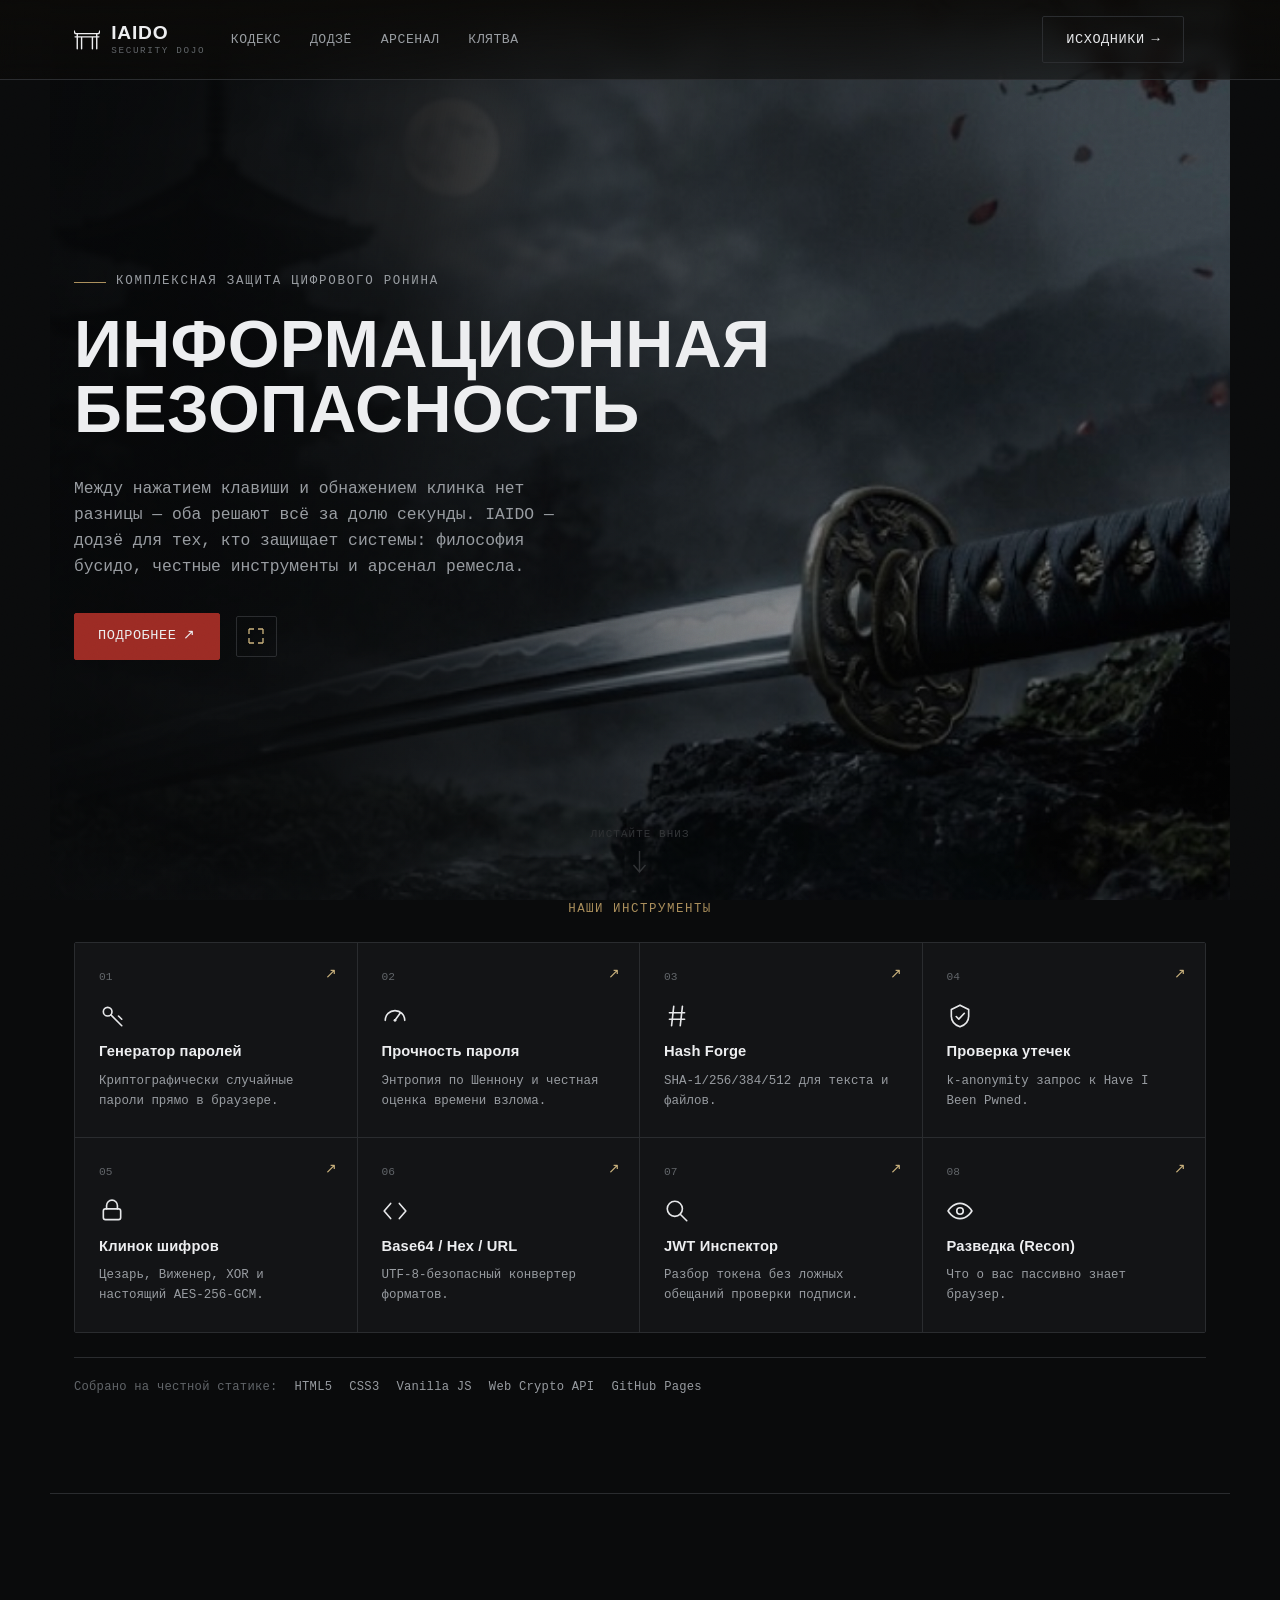
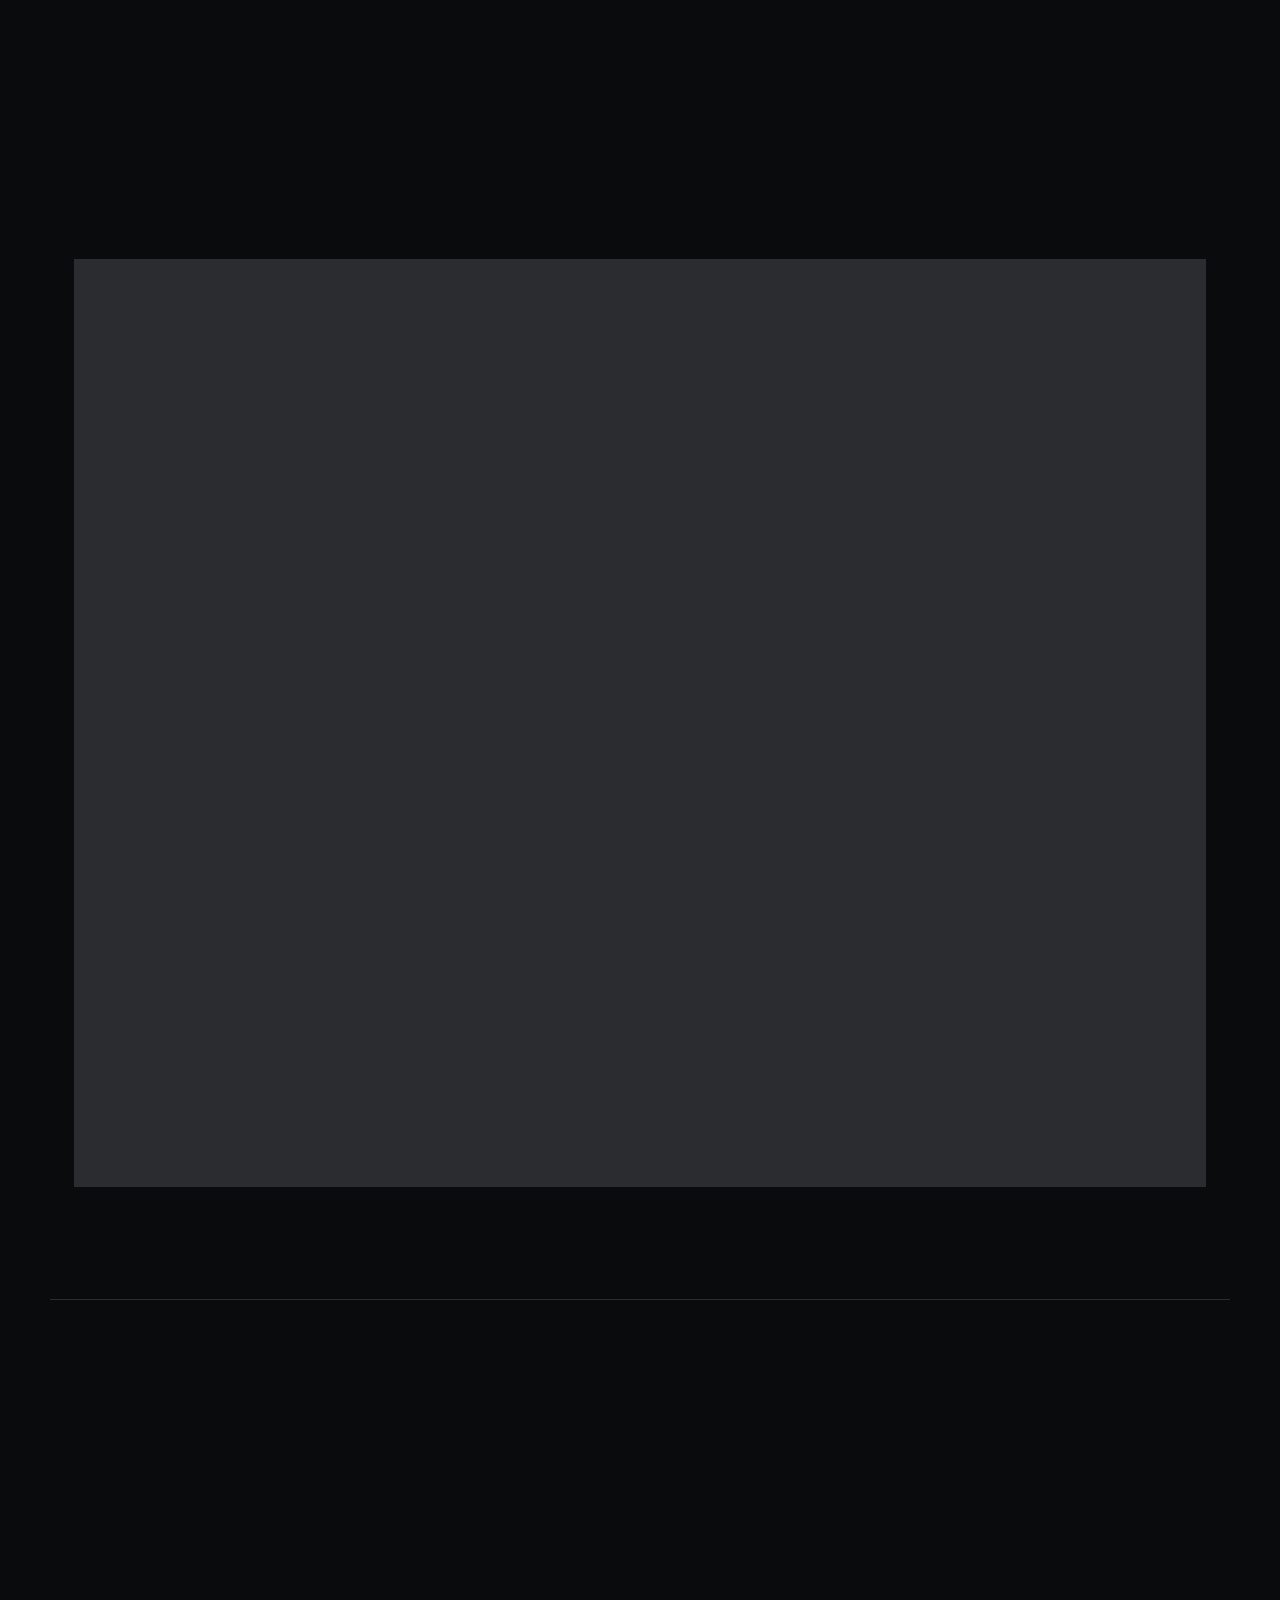
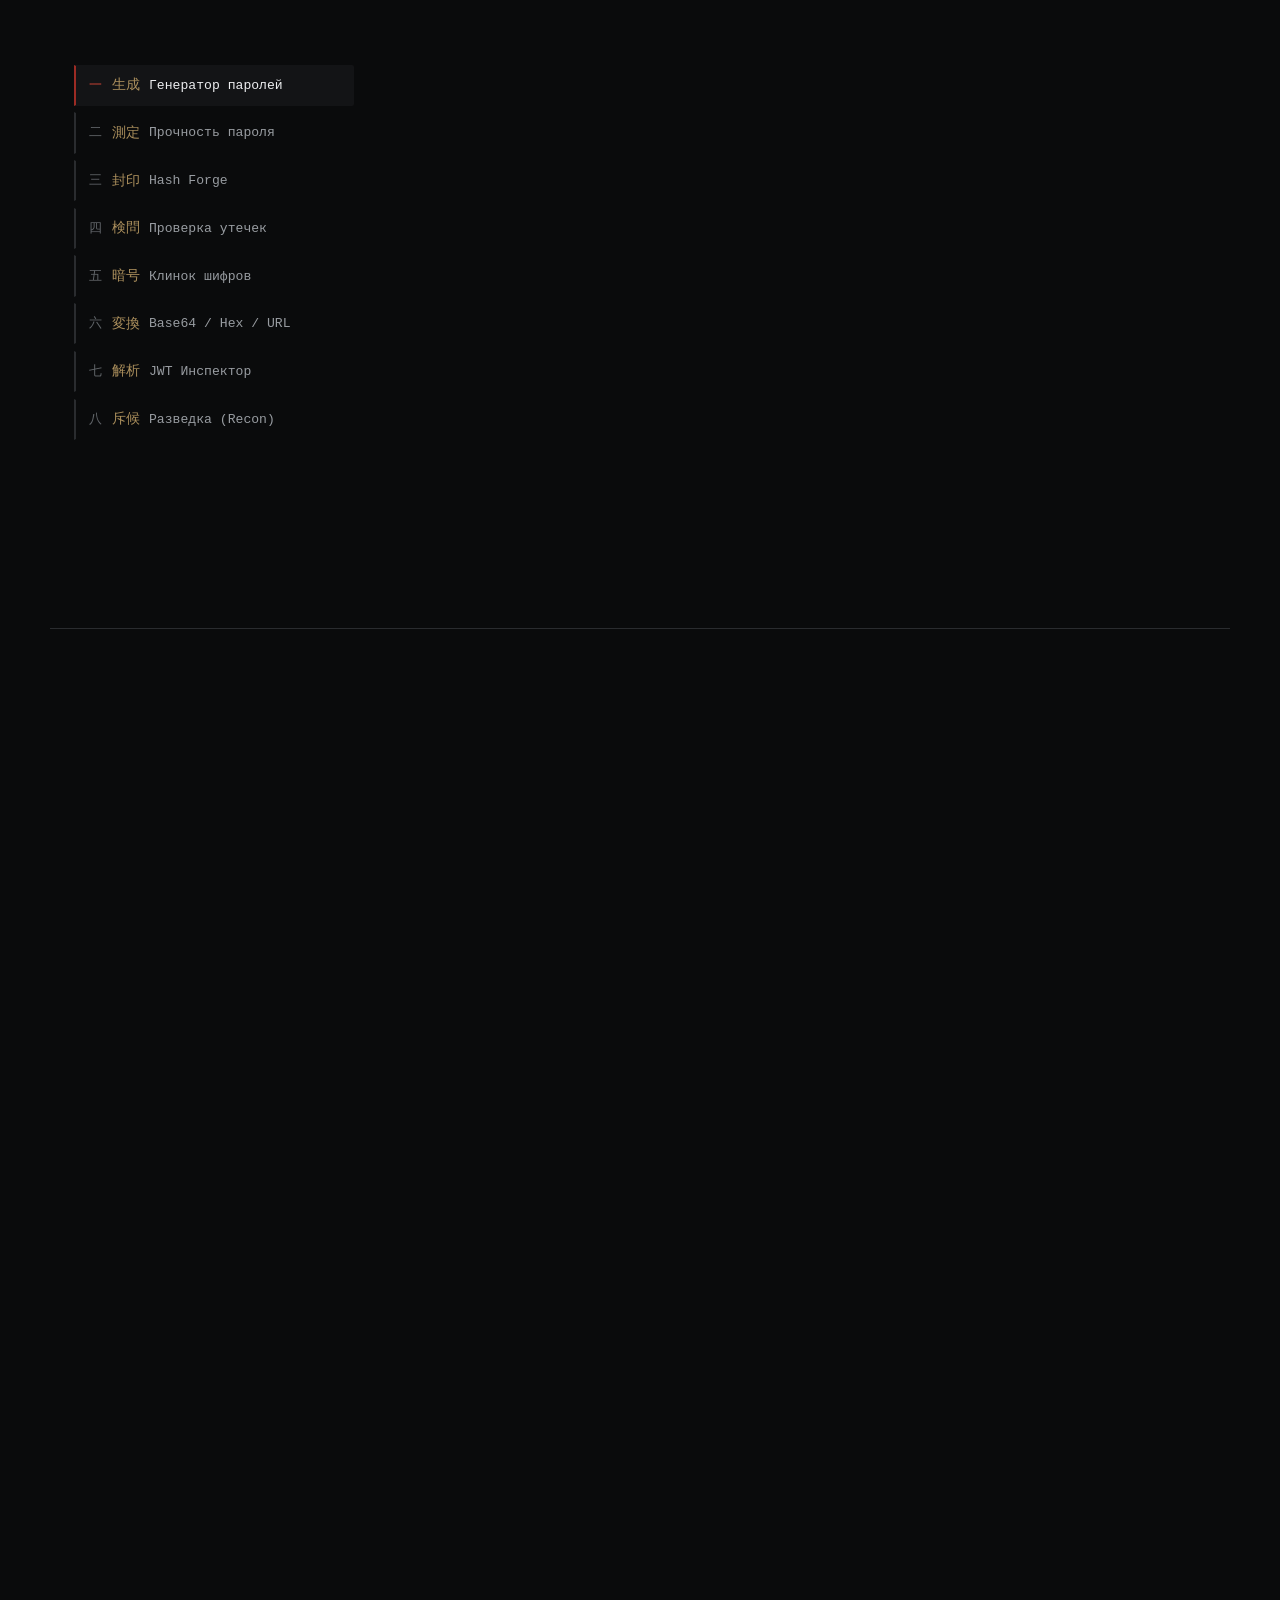
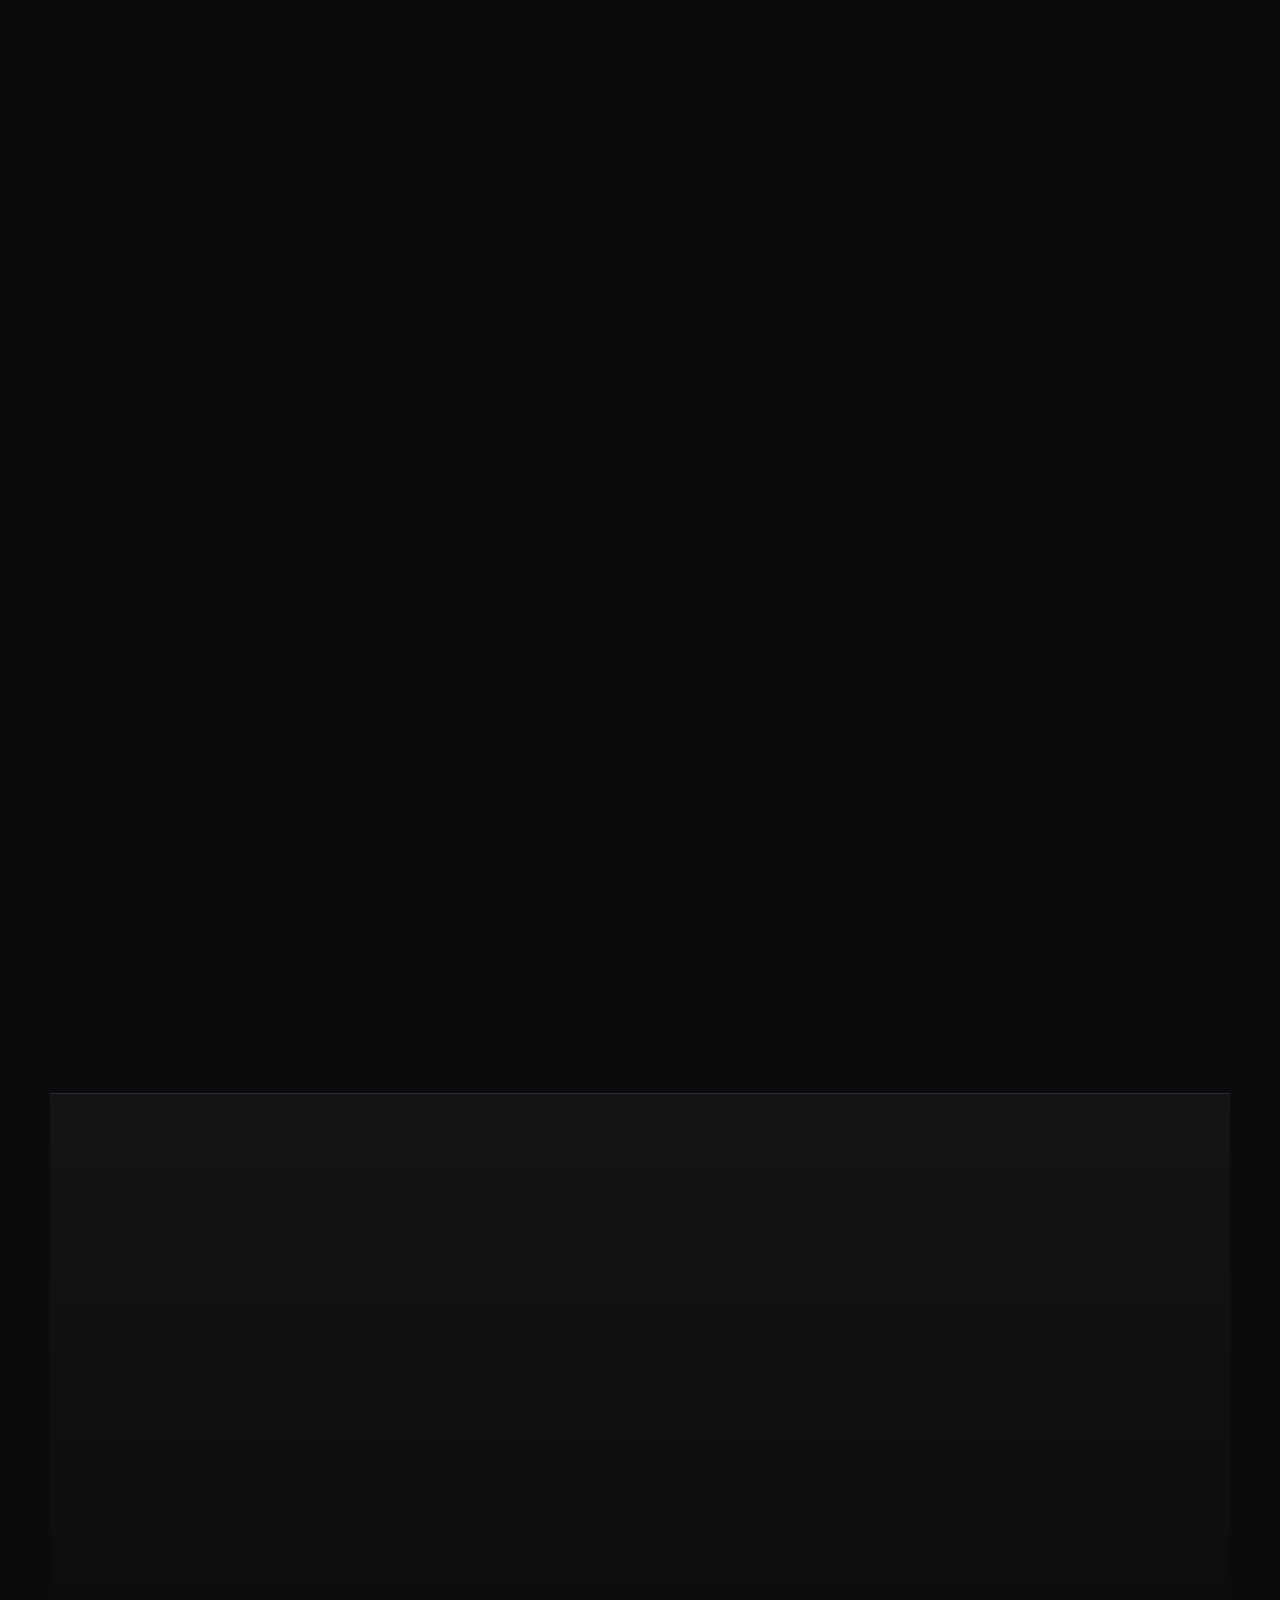
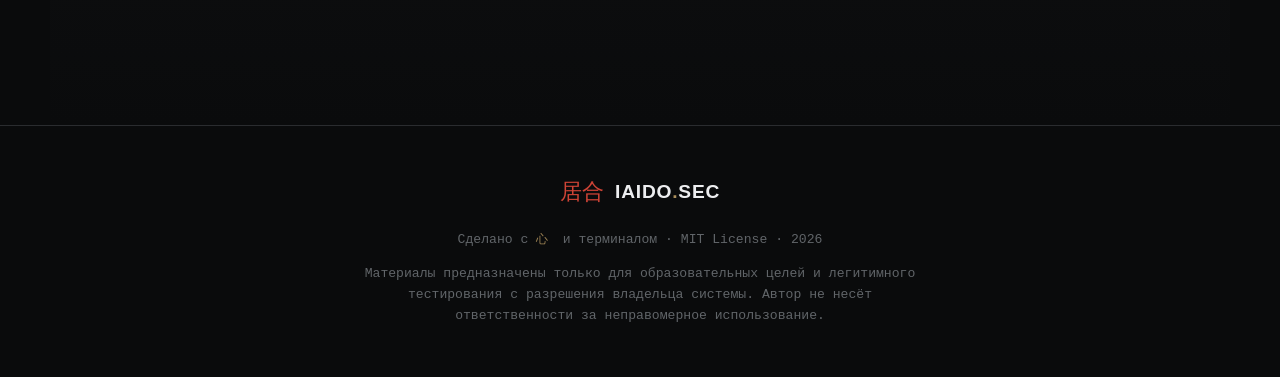
<file: index.html>
<!doctype html>
<html lang="ru">
<head>
<meta charset="UTF-8">
<meta name="viewport" content="width=device-width, initial-scale=1, viewport-fit=cover">
<title>居合 IAIDO — путь клинка в мире кода</title>
<meta name="description" content="IAIDO — додзё цифровой безопасности. Философия бусидо, честные рабочие инструменты (генератор паролей, хеши, проверка утечек, шифры, JWT, разведка) и арсенал профессионала ИБ. Дизайн, разработка и защита — в одних руках.">
<meta name="theme-color" content="#0b0a08">
<meta http-equiv="Content-Security-Policy" content="default-src 'self'; script-src 'self'; style-src 'self' https://fonts.googleapis.com; font-src https://fonts.gstatic.com; img-src 'self' data:; connect-src 'self' https://api.ipify.org https://api.pwnedpasswords.com; object-src 'none'; base-uri 'self'; form-action 'self';">
<meta property="og:title" content="居合 IAIDO — путь клинка в мире кода">
<meta property="og:description" content="Додзё цифровой безопасности: философия самураев, честные инструменты ИБ и арсенал профессионала.">
<meta property="og:type" content="website">
<link rel="icon" href="data:image/svg+xml,%3Csvg xmlns='http://www.w3.org/2000/svg' viewBox='0 0 64 64'%3E%3Crect width='64' height='64' rx='10' fill='%230b0a08'/%3E%3Ctext x='32' y='45' font-size='36' text-anchor='middle' fill='%23c9a13b' font-family='serif'%3E刃%3C/text%3E%3C/svg%3E">
<link rel="preconnect" href="https://fonts.googleapis.com">
<link rel="preconnect" href="https://fonts.gstatic.com" crossorigin>
<link href="https://fonts.googleapis.com/css2?family=Oswald:wght@400;500;600;700&family=Noto+Serif+JP:wght@500;700&family=JetBrains+Mono:ital,wght@0,400;0,500;0,600;0,700;1,400&display=swap" rel="stylesheet">
<link rel="stylesheet" href="css/style.css">
</head>
<body>
<div class="grain" aria-hidden="true"></div>
<a class="skip-link" href="#main">Перейти к содержимому</a>

<!-- ============ shared SVG defs ============ -->
<svg class="defs-sprite" aria-hidden="true" focusable="false">
  <defs>
    <symbol id="torii" viewBox="0 0 48 40">
      <path d="M2 10 L46 10 M2 10 L0 5 M46 10 L48 5 M6 10 V38 M42 10 V38 M2 16 H46 M14 16 V38 M34 16 V38" fill="none" stroke="currentColor" stroke-width="2.6" stroke-linecap="round"/>
    </symbol>
  </defs>
</svg>

<!-- ============ header ============ -->
<header class="site-header" id="top">
  <div class="header-inner">
    <a href="#top" class="brand">
      <svg class="brand-icon" aria-hidden="true"><use href="#torii"/></svg>
      <span class="brand-word-group">
        <span class="brand-word">IAIDO</span>
        <span class="brand-sub">SECURITY DOJO</span>
      </span>
    </a>
    <nav class="site-nav" id="siteNav">
      <ul>
        <li><a href="#bushido">Кодекс</a></li>
        <li><a href="#dojo">Додзё</a></li>
        <li><a href="#arsenal">Арсенал</a></li>
        <li><a href="#oath">Клятва</a></li>
      </ul>
    </nav>
    <a href="https://github.com/jkotosmos/cybersec" target="_blank" rel="noopener noreferrer" class="btn btn-pill header-cta">Исходники <span aria-hidden="true">→</span></a>
    <button class="nav-toggle" id="navToggle" aria-expanded="false" aria-controls="siteNav" aria-label="Открыть меню">
      <span></span><span></span><span></span>
    </button>
  </div>
</header>

<main id="main">

  <!-- ============ hero ============ -->
  <section class="hero" id="hero">
    <img class="hero-scene" src="assets/img/hero-katana.jpg" alt="" fetchpriority="high">
    <div class="hero-scrim" aria-hidden="true"></div>
    <div class="hero-copy">
      <p class="eyebrow"><span class="rule"></span>комплексная защита цифрового ронина</p>
      <h1 class="hero-title">Информационная<br>безопасность</h1>
      <p class="hero-lede">Между нажатием клавиши и обнажением клинка нет разницы — оба решают всё за долю секунды. IAIDO — додзё для тех, кто защищает системы: философия бусидо, честные инструменты и арсенал ремесла.</p>
      <div class="hero-actions">
        <a href="#dojo" class="btn btn-primary">Подробнее <span aria-hidden="true">↗</span></a>
        <a href="#bushido" class="btn btn-square" aria-label="Кодекс чести"><svg width="16" height="16" viewBox="0 0 16 16"><path d="M1 1h5M1 1v5M15 1h-5M15 1v5M1 15h5M1 15v-5M15 15h-5M15 15v-5" fill="none" stroke="currentColor" stroke-width="1.3"/></svg></a>
      </div>
    </div>
    <div class="scroll-cue" aria-hidden="true">
      <span>листайте вниз</span>
      <svg width="14" height="24" viewBox="0 0 14 24"><path d="M7 1v20M1 15l6 7 6-7" fill="none" stroke="currentColor" stroke-width="1.4"/></svg>
    </div>
  </section>

  <!-- ============ tools preview strip ============ -->
  <section class="preview-strip" id="previewStrip" aria-label="Наши инструменты">
    <div class="preview-head">
      <p class="section-kicker">Наши инструменты</p>
    </div>
    <div class="preview-grid">
      <a class="preview-card" href="#dojo" data-open-tool="tab-gen"><span class="pc-num">01</span><span class="pc-arrow">↗</span><svg class="pc-icon" viewBox="0 0 24 24" fill="none" stroke="currentColor" stroke-width="1.5" stroke-linecap="round" stroke-linejoin="round"><circle cx="8" cy="8" r="4"/><path d="M11 11L21 21M15 15l3 3M18 12l3 3"/></svg><h3>Генератор паролей</h3><p>Криптографически случайные пароли прямо в браузере.</p></a>
      <a class="preview-card" href="#dojo" data-open-tool="tab-strength"><span class="pc-num">02</span><span class="pc-arrow">↗</span><svg class="pc-icon" viewBox="0 0 24 24" fill="none" stroke="currentColor" stroke-width="1.5" stroke-linecap="round" stroke-linejoin="round"><path d="M3 16a9 9 0 0 1 18 0"/><path d="M12 16l5-7"/><circle cx="12" cy="16" r="1.3" fill="currentColor" stroke="none"/></svg><h3>Прочность пароля</h3><p>Энтропия по Шеннону и честная оценка времени взлома.</p></a>
      <a class="preview-card" href="#dojo" data-open-tool="tab-hash"><span class="pc-num">03</span><span class="pc-arrow">↗</span><svg class="pc-icon" viewBox="0 0 24 24" fill="none" stroke="currentColor" stroke-width="1.5" stroke-linecap="round" stroke-linejoin="round"><path d="M5 9h14M5 15h14M9 3L7 21M17 3l-2 18"/></svg><h3>Hash Forge</h3><p>SHA-1/256/384/512 для текста и файлов.</p></a>
      <a class="preview-card" href="#dojo" data-open-tool="tab-pwned"><span class="pc-num">04</span><span class="pc-arrow">↗</span><svg class="pc-icon" viewBox="0 0 24 24" fill="none" stroke="currentColor" stroke-width="1.5" stroke-linecap="round" stroke-linejoin="round"><path d="M12 2l8 4v6c0 5-3.5 8.5-8 10-4.5-1.5-8-5-8-10V6l8-4z"/><path d="M8.5 12.5l2.4 2.4L16 9.5"/></svg><h3>Проверка утечек</h3><p>k-anonymity запрос к Have I Been Pwned.</p></a>
      <a class="preview-card" href="#dojo" data-open-tool="tab-cipher"><span class="pc-num">05</span><span class="pc-arrow">↗</span><svg class="pc-icon" viewBox="0 0 24 24" fill="none" stroke="currentColor" stroke-width="1.5" stroke-linecap="round" stroke-linejoin="round"><rect x="4" y="10" width="16" height="10" rx="2"/><path d="M7 10V7a5 5 0 0 1 10 0v3"/></svg><h3>Клинок шифров</h3><p>Цезарь, Виженер, XOR и настоящий AES-256-GCM.</p></a>
      <a class="preview-card" href="#dojo" data-open-tool="tab-convert"><span class="pc-num">06</span><span class="pc-arrow">↗</span><svg class="pc-icon" viewBox="0 0 24 24" fill="none" stroke="currentColor" stroke-width="1.5" stroke-linecap="round" stroke-linejoin="round"><path d="M8 5L2 12l6 7M16 5l6 7-6 7"/></svg><h3>Base64 / Hex / URL</h3><p>UTF-8-безопасный конвертер форматов.</p></a>
      <a class="preview-card" href="#dojo" data-open-tool="tab-jwt"><span class="pc-num">07</span><span class="pc-arrow">↗</span><svg class="pc-icon" viewBox="0 0 24 24" fill="none" stroke="currentColor" stroke-width="1.5" stroke-linecap="round" stroke-linejoin="round"><circle cx="10" cy="10" r="7"/><path d="M21 21l-6-6"/></svg><h3>JWT Инспектор</h3><p>Разбор токена без ложных обещаний проверки подписи.</p></a>
      <a class="preview-card" href="#dojo" data-open-tool="tab-recon"><span class="pc-num">08</span><span class="pc-arrow">↗</span><svg class="pc-icon" viewBox="0 0 24 24" fill="none" stroke="currentColor" stroke-width="1.5" stroke-linecap="round" stroke-linejoin="round"><path d="M1 12s4-7 11-7 11 7 11 7-4 7-11 7-11-7-11-7z"/><circle cx="12" cy="12" r="3"/></svg><h3>Разведка (Recon)</h3><p>Что о вас пассивно знает браузер.</p></a>
    </div>
    <p class="preview-stack">Собрано на честной статике: <span>HTML5</span><span>CSS3</span><span>Vanilla JS</span><span>Web Crypto API</span><span>GitHub Pages</span></p>
  </section>

  <!-- ============ bushido ============ -->
  <section class="bushido" id="bushido">
    <div class="section-head">
      <p class="section-kicker"><span class="jp">七徳</span>семь добродетелей</p>
      <h2>Бусидо цифрового ронина</h2>
      <p class="section-lede">Кодекс самурая не устарел — он просто сменил поле боя. Каждая добродетель бусидо имеет прямой перевод на язык информационной безопасности.</p>
    </div>
    <ol class="virtues" id="virtuesList">
      <li class="virtue">
        <span class="virtue-num">一</span>
        <span class="virtue-kanji">義</span>
        <h3>Ги <em>— справедливость</em></h3>
        <p>Уязвимость раскрывается тому, кому она принадлежит — не на форуме и не за биткоины. Ответственность не продаётся.</p>
      </li>
      <li class="virtue">
        <span class="virtue-num">二</span>
        <span class="virtue-kanji">勇</span>
        <h3>Ю <em>— мужество</em></h3>
        <p>Смелость проверить то, во что все верят «на слово» — свой же код, свою же инфраструктуру, свои же допущения.</p>
      </li>
      <li class="virtue">
        <span class="virtue-num">三</span>
        <span class="virtue-kanji">仁</span>
        <h3>Дзин <em>— сострадание</em></h3>
        <p>За каждой утечкой — живые люди. Защита данных пользователя важнее эффектной строчки в отчёте.</p>
      </li>
      <li class="virtue">
        <span class="virtue-num">四</span>
        <span class="virtue-kanji">礼</span>
        <h3>Рэй <em>— уважение</em></h3>
        <p>Скоуп — это граница додзё. Уважай её: не трогай то, на что не давали разрешения.</p>
      </li>
      <li class="virtue">
        <span class="virtue-num">五</span>
        <span class="virtue-kanji">誠</span>
        <h3>Макото <em>— искренность</em></h3>
        <p>Отчёт без приукрашивания риска. CVSS не ради драмы, а ради точности.</p>
      </li>
      <li class="virtue">
        <span class="virtue-num">六</span>
        <span class="virtue-kanji">名誉</span>
        <h3>Мэйё <em>— честь</em></h3>
        <p>Имя в Hall of Fame — приятно. Но честь важнее охоты за баунти любой ценой.</p>
      </li>
      <li class="virtue">
        <span class="virtue-num">七</span>
        <span class="virtue-kanji">忠義</span>
        <h3>Тюги <em>— долг</em></h3>
        <p>Доступ, который тебе доверили, — это долг, а не трофей. Держи его так, будто он не твой.</p>
      </li>
    </ol>
  </section>

  <!-- ============ dojo / tools ============ -->
  <section class="dojo" id="dojo">
    <div class="section-head">
      <p class="section-kicker"><span class="jp">道場</span>додзё инструментов</p>
      <h2>Восемь техник ремесла</h2>
      <p class="section-lede">Всё честно: никакого фейкового «AI-scan», никаких выдуманных чисел. Пароли и тексты не покидают браузер, если это не явно нужно для запроса к внешнему сервису — об этом всегда сказано отдельно.</p>
    </div>

    <div class="dojo-grid">
      <div class="waza-nav" role="tablist" aria-label="Инструменты">
        <button class="waza-btn is-active" role="tab" aria-selected="true" aria-controls="panel-gen" id="tab-gen" data-target="panel-gen"><span class="waza-num">一</span><span class="waza-jp">生成</span><span class="waza-name">Генератор паролей</span></button>
        <button class="waza-btn" role="tab" aria-selected="false" aria-controls="panel-strength" id="tab-strength" data-target="panel-strength"><span class="waza-num">二</span><span class="waza-jp">測定</span><span class="waza-name">Прочность пароля</span></button>
        <button class="waza-btn" role="tab" aria-selected="false" aria-controls="panel-hash" id="tab-hash" data-target="panel-hash"><span class="waza-num">三</span><span class="waza-jp">封印</span><span class="waza-name">Hash Forge</span></button>
        <button class="waza-btn" role="tab" aria-selected="false" aria-controls="panel-pwned" id="tab-pwned" data-target="panel-pwned"><span class="waza-num">四</span><span class="waza-jp">検問</span><span class="waza-name">Проверка утечек</span></button>
        <button class="waza-btn" role="tab" aria-selected="false" aria-controls="panel-cipher" id="tab-cipher" data-target="panel-cipher"><span class="waza-num">五</span><span class="waza-jp">暗号</span><span class="waza-name">Клинок шифров</span></button>
        <button class="waza-btn" role="tab" aria-selected="false" aria-controls="panel-convert" id="tab-convert" data-target="panel-convert"><span class="waza-num">六</span><span class="waza-jp">変換</span><span class="waza-name">Base64 / Hex / URL</span></button>
        <button class="waza-btn" role="tab" aria-selected="false" aria-controls="panel-jwt" id="tab-jwt" data-target="panel-jwt"><span class="waza-num">七</span><span class="waza-jp">解析</span><span class="waza-name">JWT Инспектор</span></button>
        <button class="waza-btn" role="tab" aria-selected="false" aria-controls="panel-recon" id="tab-recon" data-target="panel-recon"><span class="waza-num">八</span><span class="waza-jp">斥候</span><span class="waza-name">Разведка (Recon)</span></button>
      </div>

      <div class="waza-panels">

        <!-- 1. password generator -->
        <div class="waza-panel is-active" id="panel-gen" role="tabpanel" aria-labelledby="tab-gen">
          <h3>生成 — Генератор паролей</h3>
          <p class="panel-note">Использует <code>crypto.getRandomValues</code> с отбраковкой смещения (rejection sampling) — честная криптографическая случайность, а не <code>Math.random()</code>.</p>
          <div class="tool-row">
            <output class="gen-output" id="genOutput" aria-live="polite">нажмите «сгенерировать»</output>
            <button class="btn btn-copy" data-copy-target="genOutput" type="button">Копировать</button>
          </div>
          <div class="tool-controls">
            <label class="range-field">
              <span>Длина: <b id="genLenVal">20</b></span>
              <input type="range" id="genLen" min="6" max="64" value="20">
            </label>
            <div class="checks">
              <label><input type="checkbox" id="genLower" checked> a-z</label>
              <label><input type="checkbox" id="genUpper" checked> A-Z</label>
              <label><input type="checkbox" id="genDigits" checked> 0-9</label>
              <label><input type="checkbox" id="genSymbols" checked> !@#$%</label>
              <label><input type="checkbox" id="genAmbiguous"> исключить неоднозначные (l1IO0)</label>
            </div>
            <button class="btn btn-primary" id="genBtn" type="button">Сгенерировать</button>
          </div>
          <p class="tool-meta" id="genEntropy"></p>
        </div>

        <!-- 2. strength analyzer -->
        <div class="waza-panel" id="panel-strength" role="tabpanel" aria-labelledby="tab-strength" hidden>
          <h3>測定 — Анализ прочности пароля</h3>
          <p class="panel-note">Расчёт по формуле Шеннона (энтропия = длина × log₂(размер алфавита)) со штрафами за словарные и клавиатурные шаблоны. Пароль нигде не сохраняется и никуда не отправляется.</p>
          <div class="tool-row">
            <input type="text" id="strengthInput" class="text-input" placeholder="Введите пароль для анализа…" autocomplete="off" spellcheck="false">
            <button class="btn btn-ghost" id="strengthToggle" type="button">👁</button>
          </div>
          <div class="meter" aria-hidden="true"><div class="meter-fill" id="meterFill"></div></div>
          <p class="tool-meta" id="strengthVerdict">—</p>
          <ul class="crack-table" id="crackTable"></ul>
        </div>

        <!-- 3. hash forge -->
        <div class="waza-panel" id="panel-hash" role="tabpanel" aria-labelledby="tab-hash" hidden>
          <h3>封印 — Hash Forge</h3>
          <p class="panel-note">SHA-1 / SHA-256 / SHA-384 / SHA-512 через <code>crypto.subtle</code>. MD5 намеренно не реализован — он криптографически сломан. Годится для проверки целостности файлов.</p>
          <label class="field-label" for="hashText">Текст</label>
          <textarea id="hashText" class="text-area" rows="3" placeholder="Введите текст…" spellcheck="false"></textarea>
          <div class="tool-row">
            <label class="file-drop" id="fileDrop" for="hashFile">
              <input type="file" id="hashFile" hidden>
              <span id="fileDropLabel">…или перетащите файл сюда для контрольной суммы</span>
            </label>
          </div>
          <div class="hash-results" id="hashResults"></div>
          <label class="field-label" for="hashCompare">Сверить с ожидаемым хешем</label>
          <div class="tool-row">
            <input type="text" id="hashCompare" class="text-input" placeholder="вставьте эталонный хеш…" spellcheck="false">
            <span class="badge" id="hashCompareResult"></span>
          </div>
        </div>

        <!-- 4. pwned check -->
        <div class="waza-panel" id="panel-pwned" role="tabpanel" aria-labelledby="tab-pwned" hidden>
          <h3>検問 — Проверка утечек пароля</h3>
          <p class="panel-note">Модель <b>k-anonymity</b>: браузер считает SHA-1 пароля локально и отправляет в Have I Been Pwned только первые 5 символов хеша. Полный пароль и полный хеш никогда не покидают устройство. Требуется сеть.</p>
          <div class="tool-row">
            <input type="password" id="pwnedInput" class="text-input" placeholder="Введите пароль для проверки…" autocomplete="off">
            <button class="btn btn-primary" id="pwnedBtn" type="button">Проверить</button>
          </div>
          <p class="tool-meta" id="pwnedResult"></p>
        </div>

        <!-- 5. cipher dojo -->
        <div class="waza-panel" id="panel-cipher" role="tabpanel" aria-labelledby="tab-cipher" hidden>
          <h3>暗号 — Клинок шифров</h3>
          <p class="panel-note"><b>Цезарь / Виженер / XOR</b> — учебные шифры прошлого, показывают принципы, но не защищают ничего реального. <b>AES-256-GCM</b> — настоящее современное шифрование (PBKDF2 + AES-GCM через Web Crypto), пригодное для короткого секрета.</p>
          <div class="tabs-inline" id="cipherTabs">
            <button class="tab-inline is-active" data-cipher="caesar" type="button">Цезарь</button>
            <button class="tab-inline" data-cipher="vigenere" type="button">Виженер</button>
            <button class="tab-inline" data-cipher="xor" type="button">XOR</button>
            <button class="tab-inline" data-cipher="aes" type="button">AES-256-GCM</button>
          </div>
          <label class="field-label" for="cipherText">Текст</label>
          <textarea id="cipherText" class="text-area" rows="3" spellcheck="false"></textarea>
          <div class="tool-row cipher-key-row">
            <label class="field-label-inline" id="cipherKeyLabel" for="cipherKey">Сдвиг</label>
            <input type="text" id="cipherKey" class="text-input cipher-key-input" placeholder="3">
          </div>
          <div class="tool-row">
            <button class="btn btn-primary" id="cipherEncrypt" type="button">Зашифровать</button>
            <button class="btn btn-ghost" id="cipherDecrypt" type="button">Расшифровать</button>
          </div>
          <label class="field-label" for="cipherOutput">Результат</label>
          <textarea id="cipherOutput" class="text-area" rows="3" readonly spellcheck="false"></textarea>
          <p class="tool-meta" id="cipherMeta"></p>
        </div>

        <!-- 6. converter -->
        <div class="waza-panel" id="panel-convert" role="tabpanel" aria-labelledby="tab-convert" hidden>
          <h3>変換 — Конвертер Base64 / Hex / URL</h3>
          <p class="panel-note">UTF-8-безопасное кодирование/декодирование прямо в браузере.</p>
          <div class="tabs-inline" id="convertTabs">
            <button class="tab-inline is-active" data-convert="base64" type="button">Base64</button>
            <button class="tab-inline" data-convert="hex" type="button">Hex</button>
            <button class="tab-inline" data-convert="url" type="button">URL</button>
          </div>
          <label class="field-label" for="convertInput">Вход</label>
          <textarea id="convertInput" class="text-area" rows="3" spellcheck="false"></textarea>
          <div class="tool-row">
            <button class="btn btn-primary" id="convertEncode" type="button">Encode</button>
            <button class="btn btn-ghost" id="convertDecode" type="button">Decode</button>
          </div>
          <label class="field-label" for="convertOutput">Выход</label>
          <textarea id="convertOutput" class="text-area" rows="3" readonly spellcheck="false"></textarea>
        </div>

        <!-- 7. jwt inspector -->
        <div class="waza-panel" id="panel-jwt" role="tabpanel" aria-labelledby="tab-jwt" hidden>
          <h3>解析 — JWT Инспектор</h3>
          <p class="panel-note"><b>Подпись НЕ проверяется</b> — это просмотр содержимого токена, а не подтверждение его подлинности. Разбор происходит полностью локально.</p>
          <label class="field-label" for="jwtInput">Токен</label>
          <textarea id="jwtInput" class="text-area" rows="3" placeholder="eyJhbGciOi..." spellcheck="false"></textarea>
          <div class="jwt-grid" id="jwtGrid" hidden>
            <div><h4>Header</h4><pre id="jwtHeader"></pre></div>
            <div><h4>Payload</h4><pre id="jwtPayload"></pre></div>
          </div>
          <p class="tool-meta" id="jwtMeta"></p>
        </div>

        <!-- 8. recon -->
        <div class="waza-panel" id="panel-recon" role="tabpanel" aria-labelledby="tab-recon" hidden>
          <h3>斥候 — Разведка: что о вас знает браузер</h3>
          <p class="panel-note">Всё, что видит любой сайт о вас пассивно, без единого клика с разрешениями. Публичный IP запрашивается у api.ipify.org.</p>
          <button class="btn btn-primary" id="reconBtn" type="button">Запустить разведку</button>
          <dl class="recon-list" id="reconList"></dl>
        </div>

      </div>
    </div>
  </section>

  <!-- ============ arsenal ============ -->
  <section class="arsenal" id="arsenal">
    <div class="section-head">
      <p class="section-kicker"><span class="jp">武器庫</span>арсенал ронина</p>
      <h2>Инструменты профессионала</h2>
      <p class="section-lede">За додзё выше стоит настоящая индустрия. Вот проверенное оружие цеха — используйте только там, где есть разрешение действовать.</p>
    </div>
    <div class="arsenal-grid" id="arsenalGrid">
      <article class="arsenal-cat">
        <h3><span class="jp">斥候</span>Разведка</h3>
        <ul>
          <li><a href="tool.html?t=nmap">Nmap</a><p>Сканирование портов и сервисов — стандарт индустрии с 1997 года.</p></li>
          <li><a href="tool.html?t=amass">Amass</a><p>Картирование поверхности атаки и enumeration поддоменов.</p></li>
          <li><a href="tool.html?t=shodan">Shodan</a><p>Поисковик по устройствам, подключённым к интернету.</p></li>
          <li><a href="tool.html?t=theharvester">theHarvester</a><p>Сбор email и поддоменов из открытых источников.</p></li>
          <li><a href="tool.html?t=reconng">Recon-ng</a><p>Модульный фреймворк веб-разведки в стиле Metasploit.</p></li>
        </ul>
      </article>
      <article class="arsenal-cat">
        <h3><span class="jp">網</span>Веб</h3>
        <ul>
          <li><a href="tool.html?t=burp">Burp Suite</a><p>Перехват и манипуляция HTTP-трафиком, основной инструмент веб-пентестера.</p></li>
          <li><a href="tool.html?t=zap">OWASP ZAP</a><p>Бесплатный сканер уязвимостей веб-приложений с открытым кодом.</p></li>
          <li><a href="tool.html?t=sqlmap">sqlmap</a><p>Автоматизированное обнаружение и эксплуатация SQL-инъекций.</p></li>
          <li><a href="tool.html?t=nuclei">Nuclei</a><p>Быстрый шаблонный сканер уязвимостей нового поколения.</p></li>
          <li><a href="tool.html?t=nikto">Nikto</a><p>Проверка веб-сервера на опасные файлы и устаревшее ПО.</p></li>
        </ul>
      </article>
      <article class="arsenal-cat">
        <h3><span class="jp">流</span>Сеть</h3>
        <ul>
          <li><a href="tool.html?t=wireshark">Wireshark</a><p>Глубокий анализ сетевых пакетов, эталон для форензики трафика.</p></li>
          <li><a href="tool.html?t=tcpdump">tcpdump</a><p>Лёгкий консольный перехват трафика для серверов и CI.</p></li>
          <li><a href="tool.html?t=zeek">Zeek</a><p>Мониторинг сети с глубоким протокольным анализом.</p></li>
        </ul>
      </article>
      <article class="arsenal-cat">
        <h3><span class="jp">鍵</span>Пароли</h3>
        <ul>
          <li><a href="tool.html?t=hashcat">Hashcat</a><p>GPU-ускоренный взлом хешей для аудита стойкости паролей.</p></li>
          <li><a href="tool.html?t=john">John the Ripper</a><p>Классический инструмент подбора паролей и аудита политик.</p></li>
          <li><a href="tool.html?t=hydra">Hydra</a><p>Перебор учётных данных для десятков сетевых протоколов.</p></li>
          <li><a href="tool.html?t=cewl">CeWL</a><p>Генератор словарей паролей на основе содержимого сайта.</p></li>
        </ul>
      </article>
      <article class="arsenal-cat">
        <h3><span class="jp">影</span>OSINT</h3>
        <ul>
          <li><a href="tool.html?t=maltego">Maltego</a><p>Визуальный граф связей для расследований и разведки по открытым источникам.</p></li>
          <li><a href="tool.html?t=spiderfoot">SpiderFoot</a><p>Автоматизированный сбор OSINT из десятков источников сразу.</p></li>
          <li><a href="tool.html?t=sherlock">Sherlock</a><p>Поиск профилей по имени пользователя в сотнях соцсетей.</p></li>
        </ul>
      </article>
      <article class="arsenal-cat">
        <h3><span class="jp">検死</span>Форензика</h3>
        <ul>
          <li><a href="tool.html?t=autopsy">Autopsy</a><p>Цифровая криминалистика дисков и файловых систем.</p></li>
          <li><a href="tool.html?t=volatility">Volatility 3</a><p>Анализ дампов оперативной памяти при расследовании инцидентов.</p></li>
          <li><a href="tool.html?t=ftkimager">FTK Imager</a><p>Стандарт создания судебных образов диска.</p></li>
          <li><a href="tool.html?t=kape">KAPE</a><p>Быстрый сбор и разбор криминалистических артефактов.</p></li>
        </ul>
      </article>
      <article class="arsenal-cat">
        <h3><span class="jp">突</span>Red Team</h3>
        <ul>
          <li><a href="tool.html?t=metasploit">Metasploit</a><p>Фреймворк для разработки и запуска эксплойтов в разрешённых тестах.</p></li>
          <li><a href="tool.html?t=cobaltstrike">Cobalt Strike</a><p>Коммерческая платформа эмуляции противника для зрелых red-team операций.</p></li>
          <li><a href="tool.html?t=bloodhound">BloodHound</a><p>Граф скрытых путей атаки в Active Directory.</p></li>
          <li><a href="tool.html?t=empire">Empire</a><p>Фреймворк постэксплуатации и эмуляции противника.</p></li>
        </ul>
      </article>
      <article class="arsenal-cat">
        <h3><span class="jp">盾</span>Blue Team</h3>
        <ul>
          <li><a href="tool.html?t=wazuh">Wazuh</a><p>SIEM/XDR с открытым кодом для мониторинга и обнаружения угроз.</p></li>
          <li><a href="tool.html?t=suricata">Suricata</a><p>IDS/IPS реального времени для сетевого трафика.</p></li>
          <li><a href="tool.html?t=yara">YARA</a><p>Написание сигнатур для обнаружения и классификации вредоносного ПО.</p></li>
          <li><a href="tool.html?t=ossec">OSSEC</a><p>Хостовая система обнаружения вторжений с открытым кодом.</p></li>
          <li><a href="tool.html?t=misp">MISP</a><p>Обмен индикаторами компрометации между организациями.</p></li>
        </ul>
      </article>
      <article class="arsenal-cat">
        <h3><span class="jp">鍛</span>DevSecOps</h3>
        <ul>
          <li><a href="tool.html?t=semgrep">Semgrep</a><p>Статический анализ кода на уязвимости прямо в pull request.</p></li>
          <li><a href="tool.html?t=trivy">Trivy</a><p>Сканер уязвимостей в контейнерах, IaC и зависимостях.</p></li>
          <li><a href="tool.html?t=dependencycheck">OWASP Dependency-Check</a><p>Поиск известных уязвимостей в зависимостях проекта.</p></li>
          <li><a href="tool.html?t=gitleaks">Gitleaks</a><p>Поиск закоммиченных секретов и ключей в git-репозиториях.</p></li>
        </ul>
      </article>
    </div>
  </section>

  <!-- ============ oath / ethics ============ -->
  <section class="oath" id="oath">
    <div class="oath-inner">
      <p class="section-kicker"><span class="jp">誓約</span>клятва</p>
      <h2>Клятва этичного клинка</h2>
      <ol class="oath-list">
        <li>Я действую только там, где на это есть явное разрешение.</li>
        <li>Я уважаю границы scope и не выхожу за них ради любопытства.</li>
        <li>Я раскрываю уязвимости ответственно — сперва владельцу, не публике.</li>
        <li>Я защищаю чужие данные так, будто они мои собственные.</li>
        <li>Я следую закону страны, в которой действую — не своим оправданиям.</li>
      </ol>
      <p class="oath-sign">Клинок обнажают не для угрозы, а для защиты. <span class="jp">刀は守るために抜く</span></p>
    </div>
  </section>


</main>

<footer class="site-footer">
  <div class="footer-inner">
    <a href="#top" class="brand brand-footer"><span class="brand-kanji" aria-hidden="true">居合</span><span class="brand-word">IAIDO<span class="brand-dot">.</span>SEC</span></a>
    <p>Сделано с <span class="jp">心</span> и терминалом · MIT License · <span id="year"></span></p>
    <p class="disclaimer">Материалы предназначены только для образовательных целей и легитимного тестирования с разрешения владельца системы. Автор не несёт ответственности за неправомерное использование.</p>
  </div>
</footer>

<button class="to-top" id="toTop" aria-label="Наверх" hidden>
  <svg width="18" height="18" viewBox="0 0 18 18"><path d="M9 15V3M3 8l6-6 6 6" fill="none" stroke="currentColor" stroke-width="1.6"/></svg>
</button>

<script src="js/main.js" defer></script>
<script src="js/tools.js" defer></script>
</body>
</html>
</file>
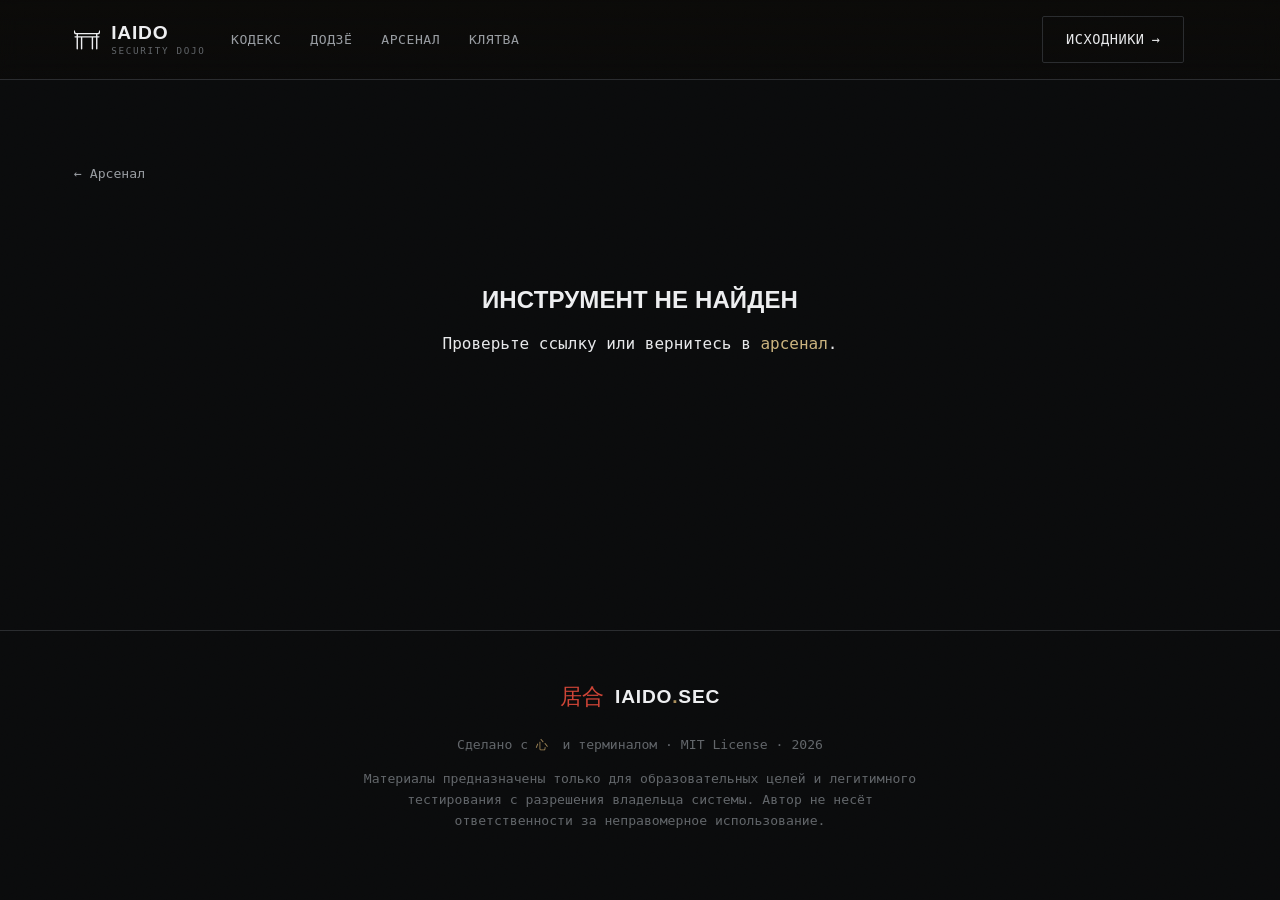
<file: tool.html>
<!doctype html>
<html lang="ru">
<head>
<meta charset="UTF-8">
<meta name="viewport" content="width=device-width, initial-scale=1, viewport-fit=cover">
<title>Инструмент — IAIDO.SEC</title>
<meta name="description" content="Как использовать инструмент, официальная документация и публичные разборы — додзё IAIDO.SEC.">
<meta name="theme-color" content="#0a0b0c">
<meta http-equiv="Content-Security-Policy" content="default-src 'self'; script-src 'self'; style-src 'self' https://fonts.googleapis.com; font-src https://fonts.gstatic.com; img-src 'self' data:; connect-src 'self' https://api.ipify.org https://api.pwnedpasswords.com; object-src 'none'; base-uri 'self'; form-action 'self';">
<link rel="icon" href="data:image/svg+xml,%3Csvg xmlns='http://www.w3.org/2000/svg' viewBox='0 0 64 64'%3E%3Crect width='64' height='64' rx='10' fill='%230a0b0c'/%3E%3Ctext x='32' y='45' font-size='36' text-anchor='middle' fill='%23ab8f5c' font-family='serif'%3E刃%3C/text%3E%3C/svg%3E">
<link rel="preconnect" href="https://fonts.googleapis.com">
<link rel="preconnect" href="https://fonts.gstatic.com" crossorigin>
<link href="https://fonts.googleapis.com/css2?family=Oswald:wght@400;500;600;700&family=Noto+Serif+JP:wght@500;700&family=JetBrains+Mono:ital,wght@0,400;0,500;0,600;0,700;1,400&display=swap" rel="stylesheet">
<link rel="stylesheet" href="css/style.css">
</head>
<body>
<div class="grain" aria-hidden="true"></div>
<a class="skip-link" href="#main">Перейти к содержимому</a>

<svg class="defs-sprite" aria-hidden="true" focusable="false">
  <defs>
    <symbol id="torii" viewBox="0 0 48 40">
      <path d="M2 10 L46 10 M2 10 L0 5 M46 10 L48 5 M6 10 V38 M42 10 V38 M2 16 H46 M14 16 V38 M34 16 V38" fill="none" stroke="currentColor" stroke-width="2.6" stroke-linecap="round"/>
    </symbol>
  </defs>
</svg>

<header class="site-header" id="top">
  <div class="header-inner">
    <a href="index.html" class="brand">
      <svg class="brand-icon" aria-hidden="true"><use href="#torii"/></svg>
      <span class="brand-word-group">
        <span class="brand-word">IAIDO</span>
        <span class="brand-sub">SECURITY DOJO</span>
      </span>
    </a>
    <nav class="site-nav" id="siteNav">
      <ul>
        <li><a href="index.html#bushido">Кодекс</a></li>
        <li><a href="index.html#dojo">Додзё</a></li>
        <li><a href="index.html#arsenal">Арсенал</a></li>
        <li><a href="index.html#oath">Клятва</a></li>
      </ul>
    </nav>
    <a href="https://github.com/jkotosmos/cybersec" target="_blank" rel="noopener noreferrer" class="btn btn-pill header-cta">Исходники <span aria-hidden="true">→</span></a>
    <button class="nav-toggle" id="navToggle" aria-expanded="false" aria-controls="siteNav" aria-label="Открыть меню">
      <span></span><span></span><span></span>
    </button>
  </div>
</header>

<main id="main">
  <section class="tool-page" id="toolPage">
    <a href="index.html#arsenal" class="tool-back">← Арсенал</a>

    <div id="toolContent" hidden>
      <div class="tool-hero">
        <p class="section-kicker"><span class="jp" id="toolCategoryJp"></span><span id="toolCategory"></span></p>
        <h1 id="toolName"></h1>
        <p class="tool-tagline" id="toolTagline"></p>
        <div class="tool-hero-actions">
          <a id="toolOfficial" class="btn btn-primary" target="_blank" rel="noopener noreferrer">Официальный сайт <span aria-hidden="true">↗</span></a>
        </div>
      </div>

      <div class="tool-body">
        <h2>О инструменте</h2>
        <p id="toolDescription" class="tool-description"></p>

        <p class="panel-note tool-legal" id="toolLegal"></p>

        <div id="toolUsageBlock">
          <h2>С чего начать</h2>
          <p class="tool-install" id="toolInstall"></p>
          <ul class="cmd-list" id="toolCommands"></ul>
        </div>

        <div class="tool-links-grid">
          <div>
            <h2>Официальные ресурсы</h2>
            <ul class="resource-list" id="toolResources"></ul>
          </div>
          <div>
            <h2>Публичные кейсы и разборы</h2>
            <ul class="resource-list" id="toolReports"></ul>
          </div>
        </div>
      </div>
    </div>

    <div id="toolNotFound" hidden class="tool-notfound">
      <h1>Инструмент не найден</h1>
      <p>Проверьте ссылку или вернитесь в <a href="index.html#arsenal">арсенал</a>.</p>
    </div>

    <noscript>
      <p class="tool-noscript">Эта страница собирается на JavaScript. Включите JavaScript, чтобы увидеть содержимое, или откройте <a href="index.html#arsenal">арсенал</a> напрямую.</p>
    </noscript>
  </section>
</main>

<footer class="site-footer">
  <div class="footer-inner">
    <a href="index.html#top" class="brand brand-footer"><span class="brand-kanji" aria-hidden="true">居合</span><span class="brand-word">IAIDO<span class="brand-dot">.</span>SEC</span></a>
    <p>Сделано с <span class="jp">心</span> и терминалом · MIT License · <span id="year"></span></p>
    <p class="disclaimer">Материалы предназначены только для образовательных целей и легитимного тестирования с разрешения владельца системы. Автор не несёт ответственности за неправомерное использование.</p>
  </div>
</footer>

<button class="to-top" id="toTop" aria-label="Наверх" hidden>
  <svg width="18" height="18" viewBox="0 0 18 18"><path d="M9 15V3M3 8l6-6 6 6" fill="none" stroke="currentColor" stroke-width="1.6"/></svg>
</button>

<script src="js/tool-data.js" defer></script>
<script src="js/main.js" defer></script>
<script src="js/tool-detail.js" defer></script>
</body>
</html>
</file>
<file: css/style.css>
/* =========================================================
   IAIDO.SEC — стилистика: суми-э тушь, васи, ханко, сталь.
   ========================================================= */

:root{
  --bg:            #0a0b0c;
  --bg-alt:        #131416;
  --bg-raise:      #1b1d1f;
  --ink:           #060708;
  --paper:         #edeef0;
  --paper-dim:     #c6c8cb;
  --red:           #9c2b24;
  --red-deep:      #6b1c17;
  --red-bright:    #cf4436;
  --gold:          #ab8f5c;
  --gold-bright:   #cbb37e;
  --steel:         #d7d9dc;
  --steel-dark:    #6b7176;
  --text:          #e7e8ea;
  --text-dim:      #989ca1;
  --text-faint:    #616569;
  --line:          #2a2c2f;
  --fog:           rgba(255,255,255,.05);

  --serif:  'Oswald', 'Arial Narrow', sans-serif;
  --mono:   'JetBrains Mono', ui-monospace, SFMono-Regular, Menlo, monospace;
  --jp:     'Noto Serif JP', serif;

  --container: 1180px;
  --radius: 2px;
  --ease: cubic-bezier(.22,.68,0,1);
}

*, *::before, *::after{ box-sizing: border-box; }
html{ scroll-behavior: smooth; }
@media (prefers-reduced-motion: reduce){
  html{ scroll-behavior: auto; }
  *, *::before, *::after{ animation-duration: .001ms !important; animation-iteration-count: 1 !important; transition-duration: .001ms !important; scroll-behavior: auto !important; }
}

body{
  margin:0;
  background: var(--bg);
  color: var(--text);
  font-family: var(--mono);
  font-size: 16px;
  line-height: 1.6;
  -webkit-font-smoothing: antialiased;
  overflow-x: hidden;
}

h1,h2,h3,h4{ font-family: var(--serif); font-weight: 600; margin: 0 0 .5em; color: var(--paper); letter-spacing: .01em; text-transform: uppercase; }
h1{ font-weight: 700; letter-spacing: .005em; }
p{ margin: 0 0 1em; }
a{ color: var(--gold-bright); text-decoration: none; }
a:hover{ text-decoration: underline; }
code{ font-family: var(--mono); background: rgba(201,161,59,.12); padding: .1em .4em; border-radius: 2px; color: var(--gold-bright); }
ul,ol{ list-style: none; margin:0; padding:0; }
button{ font-family: inherit; }
img,svg{ display:block; max-width:100%; }
::selection{ background: var(--red-deep); color: var(--paper); }

.jp{
  font-family: var(--jp);
  color: var(--gold);
  margin-right: .55em;
  font-size: .92em;
  opacity: .9;
  white-space: nowrap;
}

.skip-link{
  position:absolute; left:-999px; top:0; z-index:999;
  background: var(--gold); color: var(--ink); padding: .8em 1.2em;
}
.skip-link:focus{ left: 1em; top: 1em; }

/* film grain overlay */
.grain{
  position: fixed; inset: 0; z-index: 500; pointer-events: none;
  opacity: .05; mix-blend-mode: overlay;
  background-image: url("data:image/svg+xml,%3Csvg xmlns='http://www.w3.org/2000/svg' width='120' height='120'%3E%3Cfilter id='n'%3E%3CfeTurbulence type='fractalNoise' baseFrequency='0.9' numOctaves='2' stitchTiles='stitch'/%3E%3C/filter%3E%3Crect width='100%25' height='100%25' filter='url(%23n)'/%3E%3C/svg%3E");
}

.defs-sprite{ position:absolute; width:0; height:0; overflow:hidden; }

/* =========================== header =========================== */
.site-header{
  position: fixed; top:0; left:0; right:0; z-index: 200;
  backdrop-filter: blur(10px);
  background: linear-gradient(to bottom, rgba(11,10,8,.92), rgba(11,10,8,.55));
  border-bottom: 1px solid var(--line);
}
.header-inner{
  max-width: var(--container); margin: 0 auto;
  display:flex; align-items:center; justify-content:flex-start; gap: 1.6em;
  padding: 1em 1.5em;
}
.brand{ display:flex; align-items:center; gap:.7em; color: var(--paper); }
.brand:hover{ text-decoration:none; }
.brand-kanji{ font-family: var(--jp); font-size: 1.4rem; color: var(--red-bright); }
.brand-icon{ width: 26px; height: 22px; color: var(--paper); flex-shrink: 0; }
.brand-word-group{ display:flex; flex-direction:column; line-height: 1; gap:.25em; }
.brand-word{ font-family: var(--serif); font-size: 1.2rem; letter-spacing: .04em; font-weight: 700; }
.brand-sub{ font-family: var(--mono); font-size: .58rem; letter-spacing: .18em; color: var(--text-faint); }
.brand-dot{ color: var(--gold); }

.btn-pill{ border-radius: 999px; padding: .65em 1.3em; font-size: .76rem; }
.header-cta{ border-color: var(--line); color: var(--text); margin-left: auto; margin-right: 1.6em; }
.header-cta:hover{ border-color: var(--paper); text-decoration:none; }
@media (max-width: 860px){ .btn.header-cta{ display:none; } }

.site-nav ul{ display:flex; gap: 1.8em; }
.site-nav a{
  color: var(--text-dim); font-size: .82rem; letter-spacing: .04em; text-transform: uppercase;
  display:flex; align-items:center; transition: color .2s;
}
.site-nav a .jp{ font-size: .95rem; }
.site-nav a:hover{ color: var(--gold-bright); text-decoration:none; }

.nav-toggle{
  display:none; flex-direction:column; gap:5px; background:none; border:0; cursor:pointer; padding:.4em;
  margin-left:auto;
}
.nav-toggle span{ width:22px; height:2px; background: var(--paper); display:block; transition: transform .25s, opacity .25s; }

@media (max-width: 860px){
  .nav-toggle{ display:flex; }
  .site-nav{
    position: fixed; inset: 62px 0 0 0; background: var(--bg);
    transform: translateX(100%); transition: transform .35s var(--ease);
    padding: 2em 1.5em; border-top: 1px solid var(--line);
  }
  .site-nav.is-open{ transform: translateX(0); }
  .site-nav ul{ flex-direction: column; gap: 1.4em; }
  .site-nav a{ font-size: 1.1rem; }
  .nav-toggle.is-open span:nth-child(1){ transform: translateY(7px) rotate(45deg); }
  .nav-toggle.is-open span:nth-child(2){ opacity:0; }
  .nav-toggle.is-open span:nth-child(3){ transform: translateY(-7px) rotate(-45deg); }
}

/* =========================== hero =========================== */
.hero{
  position: relative; min-height: 100svh; display:flex; align-items:center;
  padding: 8em 1.5em 6em; overflow: hidden;
  background: var(--bg);
}
.hero-scene{ position:absolute; inset:0; width:100%; height:100%; display:block; z-index:0; object-fit: cover; object-position: center 65%; }
.hero-scrim{
  position:absolute; inset:0; z-index:1;
  background: linear-gradient(100deg, rgba(6,7,8,.96) 0%, rgba(6,7,8,.88) 30%, rgba(6,7,8,.52) 56%, rgba(6,7,8,.24) 100%);
}
.hero-copy{
  position:relative; z-index:2; text-align:left;
  max-width: var(--container); margin: 0 auto; width:100%;
}
.hero-copy > *{ max-width: 620px; }
.eyebrow{
  display:flex; align-items:center; gap: .8em;
  color: var(--text-dim); font-size: .78rem; letter-spacing: .14em; text-transform: uppercase;
  margin-bottom: 1.6em;
}
.eyebrow .rule{ width: 32px; height:1px; background: var(--gold); display:inline-block; }
.hero-title{
  font-size: clamp(2.6rem, 5.2vw, 4.4rem); line-height: .98; color: var(--paper);
  margin-bottom: .5em;
}
.hero-lede{ color: var(--text-dim); font-size: 1.02rem; max-width: 520px; margin: 0 0 2em; }
.hero-actions{ display:flex; gap: 1em; align-items:center; flex-wrap:wrap; }

@media (max-width: 900px){
  .hero-title{ font-size: clamp(1.75rem, 8vw, 3.6rem); }
  .hero-scrim{ background: rgba(6,7,8,.8); }
}

.btn{
  display:inline-flex; align-items:center; gap:.5em; padding: .85em 1.7em;
  font-family: var(--mono); font-size: .85rem; letter-spacing: .04em; text-transform: uppercase;
  border: 1px solid var(--line); border-radius: var(--radius); cursor:pointer;
  transition: transform .2s var(--ease), border-color .2s, background .2s, color .2s;
}
.btn:hover{ text-decoration:none; transform: translateY(-2px); }
.btn-primary{ background: var(--red); border-color: var(--red); color: var(--paper); }
.btn-primary:hover{ background: var(--red-bright); border-color: var(--red-bright); }
.btn-ghost{ background: transparent; color: var(--text); }
.btn-ghost:hover{ border-color: var(--gold); color: var(--gold-bright); }
.btn-copy{ background: var(--bg-raise); color: var(--gold-bright); font-size: .72rem; padding: .6em 1em; }
.btn-square{ padding: .85em; aspect-ratio: 1; }

/* =========================== tools preview strip =========================== */
.preview-strip{ padding: 0 1.5em 6em; max-width: var(--container); margin: 0 auto; }
.preview-head{ margin-bottom: 1.4em; }
.preview-grid{ display:grid; grid-template-columns: repeat(4, 1fr); border: 1px solid var(--line); border-radius: var(--radius); overflow:hidden; }
.preview-card{
  position:relative; background: var(--bg-alt); color: var(--text); padding: 1.6em 1.5em;
  border-right: 1px solid var(--line); border-bottom: 1px solid var(--line);
  display:flex; flex-direction:column; gap:.5em; transition: background .2s;
}
.preview-card:hover{ background: var(--bg-raise); text-decoration:none; }
.preview-card:nth-child(4n){ border-right:0; }
.preview-card:nth-last-child(-n+4){ border-bottom:0; }
.pc-num{ font-family: var(--mono); font-size: .7rem; color: var(--text-faint); }
.pc-arrow{ position:absolute; top: 1.5em; right: 1.4em; color: var(--gold-bright); font-size: .85rem; }
.pc-icon{ width: 26px; height: 26px; color: var(--text); margin: .5em 0 .2em; transition: color .2s; }
.preview-card:hover .pc-icon{ color: var(--red-bright); }
.preview-card h3{ font-size: .92rem; margin: 0; text-transform:none; }
.preview-card p{ font-size: .78rem; color: var(--text-dim); margin:0; }
.preview-stack{
  display:flex; flex-wrap:wrap; align-items:center; gap: 1.4em;
  margin: 2em 0 0; padding-top: 1.6em; border-top: 1px solid var(--line);
  font-size: .76rem; color: var(--text-faint); letter-spacing: .02em;
}
.preview-stack span{ color: var(--text-dim); font-family: var(--mono); }
@media (max-width: 900px){ .preview-grid{ grid-template-columns: repeat(2, 1fr); } .preview-card:nth-child(4n){ border-right:1px solid var(--line); } .preview-card:nth-child(2n){ border-right:0; } .preview-card:nth-last-child(-n+4){ border-bottom:1px solid var(--line); } .preview-card:nth-last-child(-n+2){ border-bottom:0; } }
@media (max-width: 560px){ .preview-grid{ grid-template-columns: 1fr; } .preview-card{ border-right:0 !important; } .preview-card:not(:last-child){ border-bottom:1px solid var(--line) !important; } }

.scroll-cue{
  position:absolute; bottom: 2.4em; left:50%; transform: translateX(-50%);
  display:flex; flex-direction:column; align-items:center; gap:.6em;
  color: var(--text-faint); font-size: .68rem; letter-spacing: .1em; text-transform: uppercase;
  animation: cueBob 2.2s ease-in-out infinite;
}
@keyframes cueBob{ 0%,100%{ transform: translate(-50%,0);} 50%{ transform: translate(-50%,8px);} }

/* =========================== section shells =========================== */
main > section{ position: relative; padding: 7em 1.5em; max-width: var(--container); margin: 0 auto; }
.bushido, .dojo, .arsenal{ border-top: 1px solid var(--line); }

.section-head{ max-width: 680px; margin: 0 auto 3.5em; text-align:center; }
.section-kicker{
  display:flex; align-items:center; justify-content:center;
  color: var(--gold); font-size: .78rem; letter-spacing: .12em; text-transform: uppercase; margin-bottom: 1em;
}
.section-head h2{ font-size: clamp(1.8rem, 4vw, 2.6rem); }
.section-lede{ color: var(--text-dim); }

.reveal{ opacity: 0; transform: translateY(24px); transition: opacity .7s var(--ease), transform .7s var(--ease); }
.reveal.is-in{ opacity: 1; transform: translateY(0); }

/* =========================== bushido virtues =========================== */
.virtues{
  display:grid; grid-template-columns: repeat(4, 1fr); gap: 1px;
  background: var(--line); border: 1px solid var(--line);
}
.virtue{
  background: var(--bg-alt); padding: 2.2em 1.6em; position:relative;
  transition: background .25s;
}
.virtue:hover{ background: var(--bg-raise); }
.virtue:nth-child(4n+1){ grid-column: span 2; }
.virtue-num{ position:absolute; top:1.2em; right:1.3em; font-family: var(--jp); color: var(--text-faint); font-size: .85rem; }
.virtue-kanji{ display:block; font-family: var(--jp); font-size: 2.4rem; color: var(--red-bright); margin-bottom: .3em; }
.virtue h3{ font-size: 1.15rem; margin-bottom: .5em; }
.virtue h3 em{ font-style: normal; color: var(--text-faint); font-size: .75em; display:block; margin-top:.15em; }
.virtue p{ color: var(--text-dim); font-size: .92rem; margin:0; }

@media (max-width: 760px){
  .virtues{ grid-template-columns: 1fr 1fr; }
  .virtue:nth-child(4n+1){ grid-column: span 2; }
}
@media (max-width: 520px){
  .virtues{ grid-template-columns: 1fr; }
  .virtue:nth-child(4n+1){ grid-column: span 1; }
}

/* =========================== dojo / tools =========================== */
.dojo-grid{ display:grid; grid-template-columns: 280px 1fr; gap: 2.5em; align-items:start; }
.waza-nav{ display:flex; flex-direction:column; gap: .4em; position: sticky; top: 6.5em; }
.waza-btn{
  display:flex; align-items:center; gap: .7em; text-align:left;
  background: transparent; border: 1px solid transparent; border-left: 2px solid var(--line);
  color: var(--text-dim); padding: .8em 1em; cursor:pointer; border-radius: 0 var(--radius) var(--radius) 0;
  transition: all .2s;
}
.waza-btn:hover{ color: var(--paper); background: var(--bg-alt); }
.waza-btn.is-active{ color: var(--paper); border-left-color: var(--red); background: var(--bg-alt); }
.waza-num{ font-family: var(--jp); color: var(--text-faint); font-size: .8rem; }
.waza-btn.is-active .waza-num{ color: var(--red-bright); }
.waza-jp{ font-family: var(--jp); color: var(--gold); font-size: .85rem; }
.waza-name{ font-size: .82rem; }

.waza-panels{
  background: var(--bg-alt); border: 1px solid var(--line); border-radius: var(--radius);
  padding: 2.2em; min-height: 420px;
}
.waza-panel h3{ font-size: 1.3rem; margin-bottom: .4em; }
.panel-note{ color: var(--text-dim); font-size: .84rem; border-left: 2px solid var(--gold); padding-left: 1em; margin-bottom: 1.6em; }

.tool-row{ display:flex; gap: .7em; align-items:center; flex-wrap:wrap; margin-bottom: 1em; }
.tool-controls{ display:flex; flex-direction:column; gap: 1.1em; margin-bottom: 1em; }
.tool-meta{ color: var(--text-dim); font-size: .82rem; }

.text-input, .text-area, .gen-output{
  width:100%; background: var(--ink); border: 1px solid var(--line); color: var(--text);
  padding: .8em 1em; font-family: var(--mono); font-size: .88rem; border-radius: var(--radius);
}
.text-area{ resize: vertical; }
.text-input:focus, .text-area:focus{ outline: 1px solid var(--gold); border-color: var(--gold); }
.gen-output{ font-size: 1.05rem; color: var(--gold-bright); word-break: break-all; min-height: 3em; display:flex; align-items:center; }

.field-label{ display:block; font-size: .74rem; text-transform: uppercase; letter-spacing: .06em; color: var(--text-faint); margin-bottom: .5em; }
.field-label-inline{ font-size: .78rem; color: var(--text-dim); white-space:nowrap; }

.range-field{ display:flex; flex-direction:column; gap:.5em; font-size:.85rem; color: var(--text-dim); }
input[type="range"]{ accent-color: var(--red); width:100%; }
.checks{ display:flex; flex-wrap:wrap; gap: 1.2em; font-size: .82rem; color: var(--text-dim); }
.checks label, .range-field label{ display:flex; align-items:center; gap:.5em; cursor:pointer; }
input[type="checkbox"]{ accent-color: var(--red); width:15px; height:15px; }

.meter{ height: 8px; background: var(--ink); border-radius: 4px; overflow:hidden; margin-bottom: .8em; }
.meter-fill{ height:100%; width:0%; background: var(--red); transition: width .3s, background .3s; }

.crack-table{ display:grid; gap: .4em; margin-top: .8em; font-size: .8rem; }
.crack-table li{ display:flex; justify-content:space-between; padding: .5em .8em; background: var(--ink); border-radius: var(--radius); color: var(--text-dim); }
.crack-table li b{ color: var(--paper); }

.hash-results{ display:flex; flex-direction:column; gap:.6em; margin: 1em 0; }
.hash-row{ display:flex; flex-direction:column; gap:.3em; background: var(--ink); padding: .7em 1em; border-radius: var(--radius); }
.hash-row .hlabel{ font-size:.7rem; color: var(--gold); text-transform:uppercase; letter-spacing:.06em; }
.hash-row .hval{ font-size: .78rem; word-break: break-all; color: var(--text); }

.file-drop{
  display:flex; align-items:center; justify-content:center; text-align:center;
  border: 1px dashed var(--line); border-radius: var(--radius); padding: 1.4em; width:100%;
  color: var(--text-faint); font-size: .82rem; cursor:pointer; transition: border-color .2s, color .2s;
}
.file-drop:hover, .file-drop.is-drag{ border-color: var(--gold); color: var(--gold-bright); }

.badge{ font-size: .76rem; padding: .3em .8em; border-radius: 20px; background: var(--ink); color: var(--text-faint); }
.badge.ok{ background: rgba(90,160,90,.18); color: #8fd18f; }
.badge.bad{ background: rgba(179,35,26,.2); color: var(--red-bright); }

.tabs-inline{ display:flex; gap: .5em; margin-bottom: 1.2em; flex-wrap:wrap; }
.tab-inline{
  background: var(--ink); border: 1px solid var(--line); color: var(--text-dim);
  padding: .5em 1em; border-radius: 20px; font-size: .78rem; cursor:pointer; transition: all .2s;
}
.tab-inline:hover{ color: var(--paper); }
.tab-inline.is-active{ background: var(--red); border-color: var(--red); color: var(--paper); }
.cipher-key-row{ align-items:center; }
.cipher-key-input{ max-width: 220px; }

.jwt-grid{ display:grid; grid-template-columns: 1fr 1fr; gap: 1em; margin: 1em 0; }
.jwt-grid pre{ background: var(--ink); padding: 1em; border-radius: var(--radius); font-size: .76rem; overflow:auto; max-height: 260px; color: var(--gold-bright); }
.jwt-grid h4{ font-family: var(--mono); font-size: .74rem; text-transform:uppercase; color: var(--text-faint); margin-bottom:.5em; letter-spacing:.06em; }
@media (max-width: 640px){ .jwt-grid{ grid-template-columns: 1fr; } }

.recon-list{ display:grid; grid-template-columns: 1fr 1fr; gap: .5em 2em; margin-top: 1.4em; }
.recon-list div{ display:contents; }
.recon-list dt{ color: var(--text-faint); font-size: .78rem; }
.recon-list dd{ margin:0; color: var(--text); font-size: .85rem; word-break: break-word; }
.recon-row{ display:flex; justify-content:space-between; gap: 1em; padding: .6em 0; border-bottom: 1px solid var(--line); grid-column: 1 / -1; }
@media (max-width: 640px){ .recon-list{ grid-template-columns: 1fr; } }

@media (max-width: 860px){
  .dojo-grid{ grid-template-columns: 1fr; }
  .waza-nav{ position:static; flex-direction:row; flex-wrap:wrap; }
  .waza-btn{ border-left:0; border-bottom: 2px solid var(--line); border-radius:0; }
  .waza-btn.is-active{ border-bottom-color: var(--red); }
  .waza-name{ display:none; }
}

/* =========================== arsenal =========================== */
.arsenal-grid{ display:grid; grid-template-columns: repeat(3, 1fr); gap: 1.4em; }
.arsenal-cat{
  background: var(--bg-alt); border: 1px solid var(--line); border-radius: var(--radius); padding: 1.6em;
  transition: border-color .25s, transform .25s var(--ease);
}
.arsenal-cat:hover{ border-color: var(--gold); transform: translateY(-3px); }
.arsenal-cat h3{ font-size: 1.05rem; display:flex; align-items:center; gap:.6em; margin-bottom: 1em; }
.arsenal-cat h3 .jp{ font-size: 1.2rem; }
.arsenal-cat ul{ display:flex; flex-direction:column; gap: .7em; }
.arsenal-cat li{ font-size: .85rem; color: var(--text-dim); border-top: 1px solid var(--line); padding-top: .7em; }
.arsenal-cat li:first-child{ border-top:0; padding-top:0; }
.arsenal-cat a{ color: var(--paper); font-weight: 600; letter-spacing: .01em; }
.arsenal-cat a::after{ content:"›"; display:inline-block; margin-left:.35em; color: var(--gold-bright); font-weight: 400; }
.arsenal-cat p{ margin: .25em 0 0; }

@media (max-width: 900px){ .arsenal-grid{ grid-template-columns: 1fr 1fr; } }
@media (max-width: 600px){ .arsenal-grid{ grid-template-columns: 1fr; } }

/* =========================== oath =========================== */
.oath{ background: linear-gradient(180deg, var(--bg-alt), var(--bg)); border-top: 1px solid var(--line); }
.oath-inner{ max-width: 680px; margin: 0 auto; text-align:center; }
.oath-list{ text-align:left; display:flex; flex-direction:column; gap: 1em; margin: 2em 0; counter-reset: oath; }
.oath-list li{
  counter-increment: oath; position:relative; padding-left: 2.4em; color: var(--text);
  font-size: .95rem;
}
.oath-list li::before{
  content: counter(oath); position:absolute; left:0; top:0;
  width: 1.7em; height: 1.7em; border: 1px solid var(--gold); border-radius:50%;
  display:flex; align-items:center; justify-content:center; font-family: var(--serif); color: var(--gold-bright); font-size: .85rem;
}
.oath-sign{ font-family: var(--serif); color: var(--paper); font-size: 1.1rem; margin-top: 1.5em; }
.oath-sign .jp{ display:block; margin-top:.4em; font-size: 1.3rem; color: var(--red-bright); }

/* =========================== tool detail page =========================== */
.tool-page{ padding-top: 10em; min-height: 70vh; }
.tool-back{
  display:inline-flex; align-items:center; color: var(--text-dim); font-size: .82rem;
  margin-bottom: 2.5em; transition: color .2s;
}
.tool-back:hover{ color: var(--gold-bright); text-decoration:none; }

.tool-hero{ max-width: 720px; margin-bottom: 3em; }
.tool-hero h1{ font-size: clamp(2rem, 4.5vw, 3.2rem); margin-bottom: .4em; }
.tool-tagline{ color: var(--text-dim); font-size: 1.05rem; margin-bottom: 1.6em; }
.tool-hero-actions{ display:flex; gap: 1em; }

.tool-body{ max-width: 820px; }
.tool-body h2{
  font-size: 1.3rem; margin-top: 2.4em; padding-top: 1.6em; border-top: 1px solid var(--line);
}
.tool-body h2:first-child{ margin-top: 0; padding-top: 0; border-top: 0; }
.tool-description{ color: var(--text); font-size: .98rem; line-height: 1.75; }
.tool-legal{ margin-top: 1.2em; border-left-color: var(--red); color: var(--text); }
.tool-install{ color: var(--text-dim); font-size: .88rem; margin-bottom: 1.4em; }
.tool-install code{ white-space: normal; }

.cmd-list{ display:flex; flex-direction:column; gap: .9em; }
.cmd-item{ background: var(--bg-alt); border: 1px solid var(--line); border-radius: var(--radius); padding: 1em 1.2em; }
.cmd-code{
  display:block; font-family: var(--mono); font-size: .84rem; color: var(--gold-bright);
  background: var(--ink); padding: .6em .9em; border-radius: var(--radius); overflow-x: auto; white-space: pre;
  margin-bottom: .6em;
}
.cmd-note{ color: var(--text-dim); font-size: .85rem; margin: 0; }

.tool-links-grid{ display:grid; grid-template-columns: 1fr 1fr; gap: 2.5em; margin-top: 2.4em; padding-top: 1.6em; border-top: 1px solid var(--line); }
.resource-list{ display:flex; flex-direction:column; gap: .9em; }
.resource-list li{ border-top: 1px solid var(--line); padding-top: .9em; }
.resource-list li:first-child{ border-top: 0; padding-top: 0; }
.resource-list a{ color: var(--paper); font-weight: 600; }
.resource-list a::after{ content:"↗"; display:inline-block; margin-left:.35em; color: var(--gold-bright); font-weight: 400; }
.resource-list p{ color: var(--text-dim); font-size: .82rem; margin: .3em 0 0; }

.tool-notfound{ text-align:center; padding: 4em 0; }
.tool-noscript{ color: var(--text-dim); }

@media (max-width: 700px){
  .tool-links-grid{ grid-template-columns: 1fr; gap: 2em; }
  .tool-page{ padding-top: 8em; }
}

/* =========================== footer =========================== */
.site-footer{ border-top: 1px solid var(--line); padding: 3em 1.5em; text-align:center; }
.footer-inner{ max-width: var(--container); margin:0 auto; display:flex; flex-direction:column; align-items:center; gap:.8em; }
.brand-footer{ margin-bottom:.4em; }
.footer-inner p{ color: var(--text-faint); font-size: .82rem; margin:0; }
.disclaimer{ max-width: 560px; }

.to-top{
  position: fixed; right: 1.6em; bottom: 1.6em; z-index: 150;
  width: 44px; height:44px; border-radius:50%; background: var(--bg-raise); border: 1px solid var(--line);
  color: var(--gold-bright); display:flex; align-items:center; justify-content:center; cursor:pointer;
  opacity:0; transform: translateY(10px); transition: opacity .3s, transform .3s, border-color .2s;
}
.to-top.is-visible{ opacity:1; transform: translateY(0); }
.to-top:hover{ border-color: var(--gold); }
</file>
